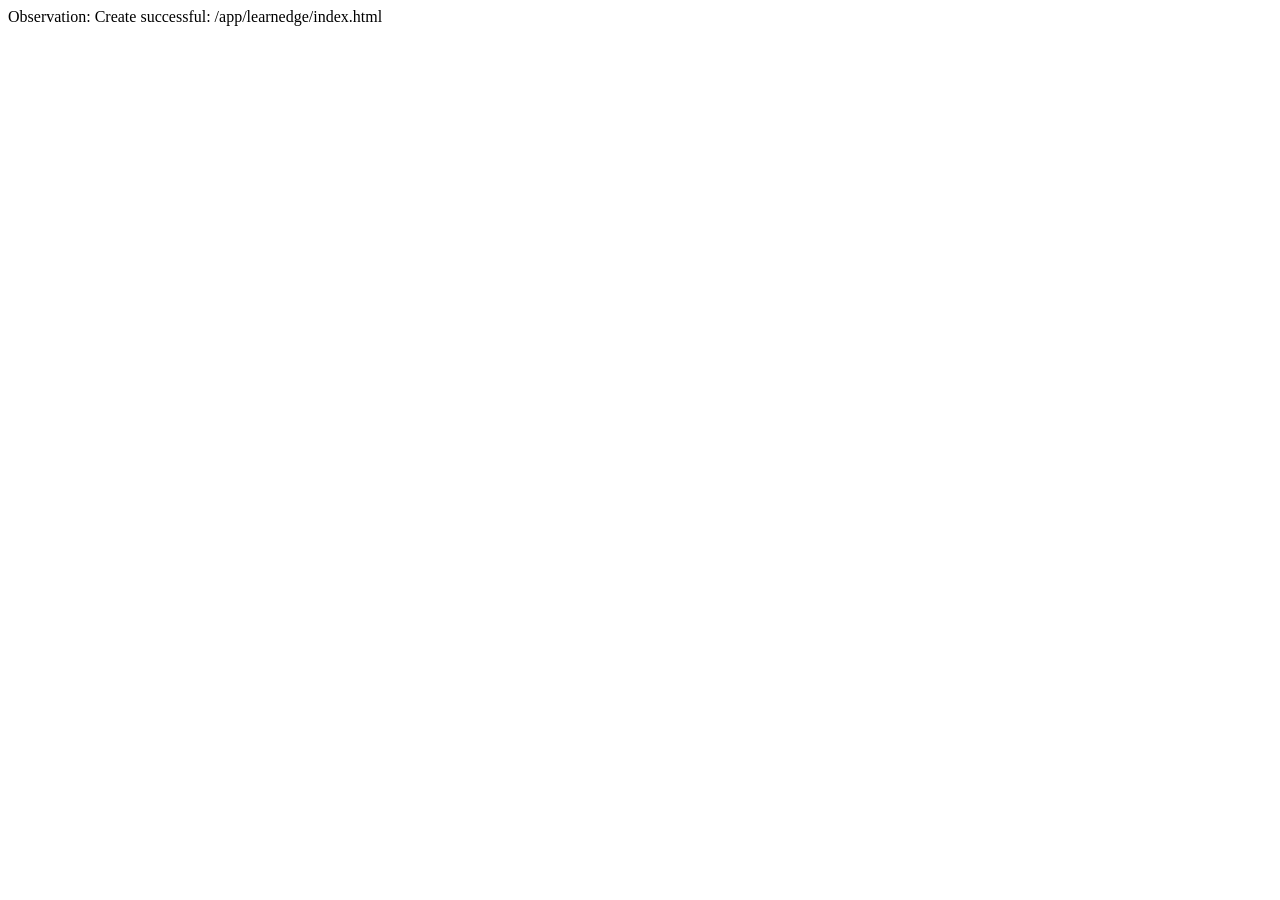
<file: index.html>
<!DOCTYPE html>
<html lang="en">
  <head>
    <meta charset="UTF-8" />
    <meta name="viewport" content="width=device-width, initial-scale=1.0" />
    <title>LearnEdge - Learn. Achieve. Succeed.</title>
  </head>
  <body>
    <div id="root"></div>
    <script type="module" src="/src/main.jsx"></script>
  </body>
</html>

Observation: Create successful: /app/learnedge/index.html
</file>
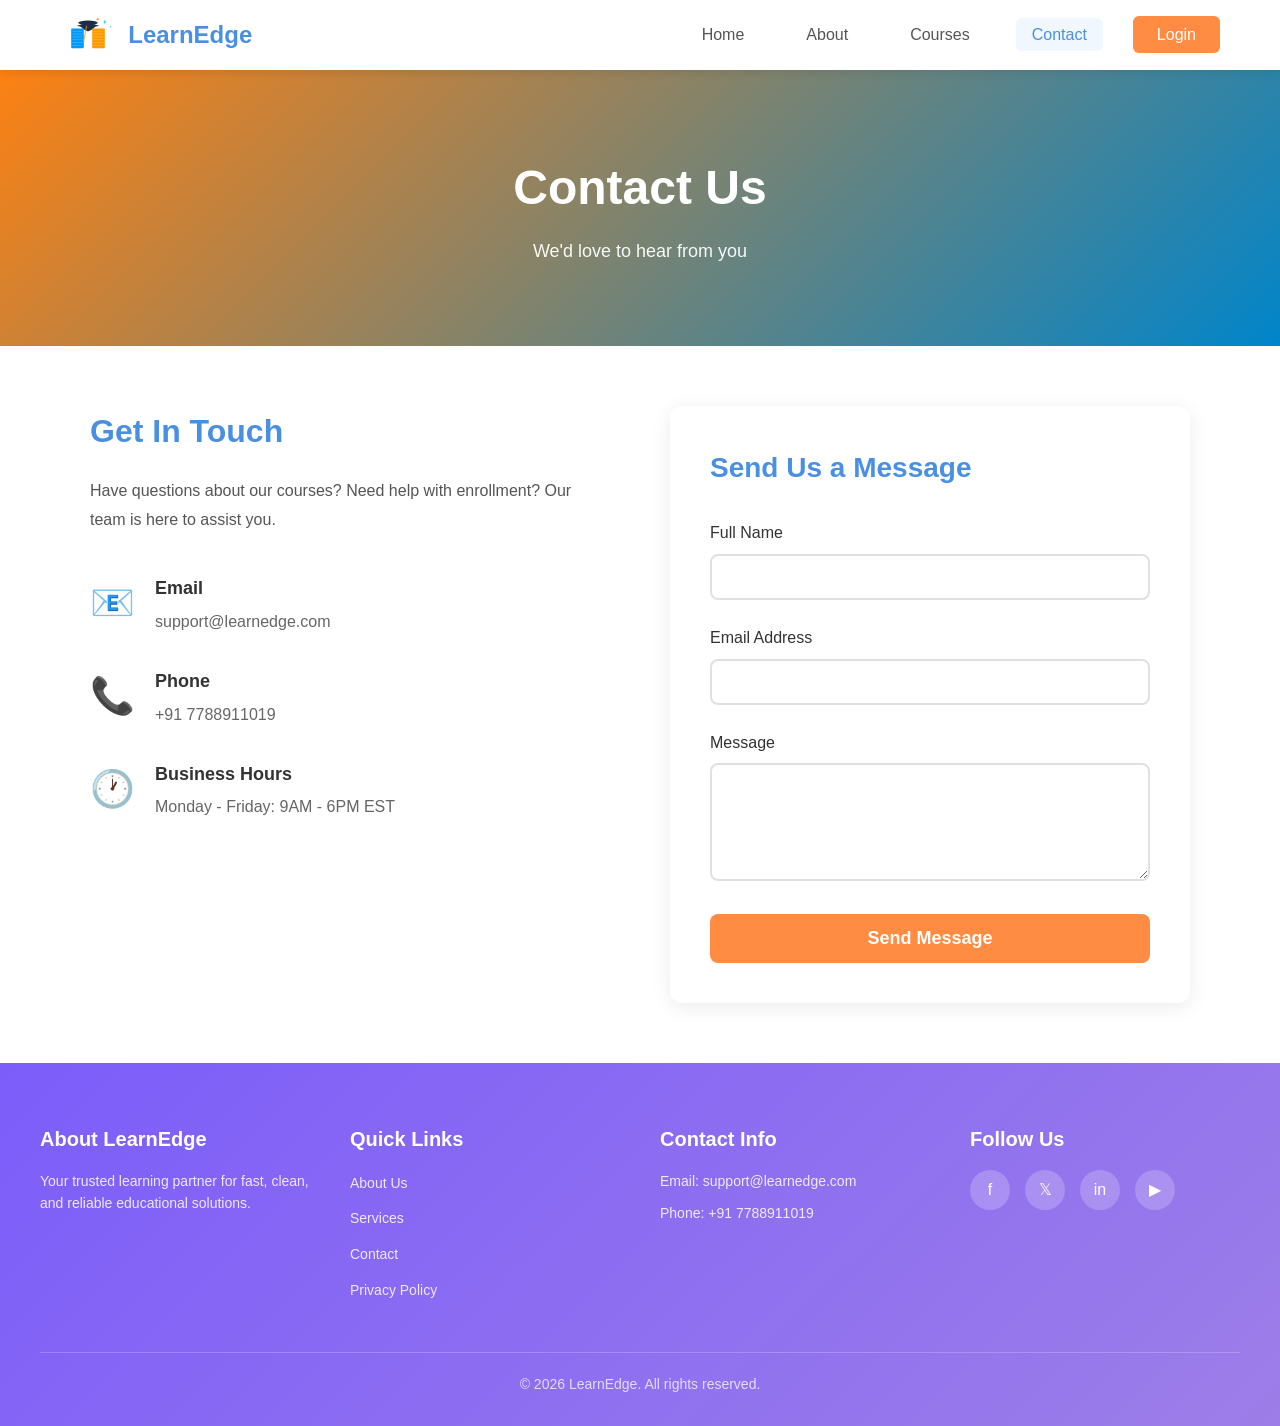
<file: contact.html>
<!DOCTYPE html>
<html lang="en">
<head>
    <meta charset="UTF-8">
    <meta name="viewport" content="width=device-width, initial-scale=1.0">
    <title>Contact Us - LearnEdge</title>
    <link rel="stylesheet" href="style.css">
</head>
<body>
    <nav class="navbar">
        <div class="nav-container">
            <div class="logo">
                <img src="logo.svg" alt="LearnEdge Logo" class="logo-img">
                <span>LearnEdge</span>
            </div>
            <ul class="nav-menu" id="navMenu">
                <li><a href="index.html">Home</a></li>
                <li><a href="about.html">About</a></li>
                <li><a href="courses.html">Courses</a></li>
                <li><a href="contact.html" class="active">Contact</a></li>
                <li><a href="login.html" class="btn-nav">Login</a></li>
            </ul>
            <div class="hamburger" id="hamburger">
                <span></span>
                <span></span>
                <span></span>
            </div>
        </div>
    </nav>

    <section class="page-header">
        <div class="container">
            <h1>Contact Us</h1>
            <p>We'd love to hear from you</p>
        </div>
    </section>

    <section class="contact-section">
        <div class="container">
            <div class="contact-content">
                <div class="contact-info">
                    <h2>Get In Touch</h2>
                    <p>Have questions about our courses? Need help with enrollment? Our team is here to assist you.</p>
                    
                    <div class="contact-details">
                        <div class="contact-item">
                            <div class="contact-icon">📧</div>
                            <div>
                                <h3>Email</h3>
                                <p>support@learnedge.com</p>
                            </div>
                        </div>
                        
                        <div class="contact-item">
                            <div class="contact-icon">📞</div>
                            <div>
                                <h3>Phone</h3>
                                <p>+91 7788911019</p>
                            </div>
                        </div>
                        
                        <div class="contact-item">
                            <div class="contact-icon">🕐</div>
                            <div>
                                <h3>Business Hours</h3>
                                <p>Monday - Friday: 9AM - 6PM EST</p>
                            </div>
                        </div>
                    </div>
                </div>

                <div class="contact-form-container">
                    <h2>Send Us a Message</h2>
                    <form id="contactForm" class="contact-form">
                        <div class="form-group">
                            <label for="name">Full Name</label>
                            <input type="text" id="name" name="name" required>
                        </div>
                        
                        <div class="form-group">
                            <label for="email">Email Address</label>
                            <input type="email" id="email" name="email" required>
                        </div>
                        
                        <div class="form-group">
                            <label for="message">Message</label>
                            <textarea id="message" name="message" rows="5" required></textarea>
                        </div>
                        
                        <button type="submit" class="btn-submit">Send Message</button>
                    </form>
                </div>
            </div>
        </div>
    </section>

    <footer class="footer">
        <div class="footer-container">
            <div class="footer-section">
                <h3>About LearnEdge</h3>
                <p>Your trusted learning partner for fast, clean, and reliable educational solutions.</p>
            </div>
            <div class="footer-section">
                <h3>Quick Links</h3>
                <ul>
                    <li><a href="about.html">About Us</a></li>
                    <li><a href="courses.html">Services</a></li>
                    <li><a href="contact.html">Contact</a></li>
                    <li><a href="#">Privacy Policy</a></li>
                </ul>
            </div>
            <div class="footer-section">
                <h3>Contact Info</h3>
                <p>Email: support@learnedge.com</p>
                <p>Phone: +91 7788911019</p>
            </div>
            <div class="footer-section">
                <h3>Follow Us</h3>
                <div class="social-links">
                    <a href="#" class="social-icon">f</a>
                    <a href="#" class="social-icon">𝕏</a>
                    <a href="#" class="social-icon">in</a>
                    <a href="#" class="social-icon">▶</a>
                </div>
            </div>
        </div>
        <div class="footer-bottom">
            <p>&copy; 2026 LearnEdge. All rights reserved.</p>
        </div>
    </footer>

    <script src="script.js"></script>
</body>
</html>
</file>
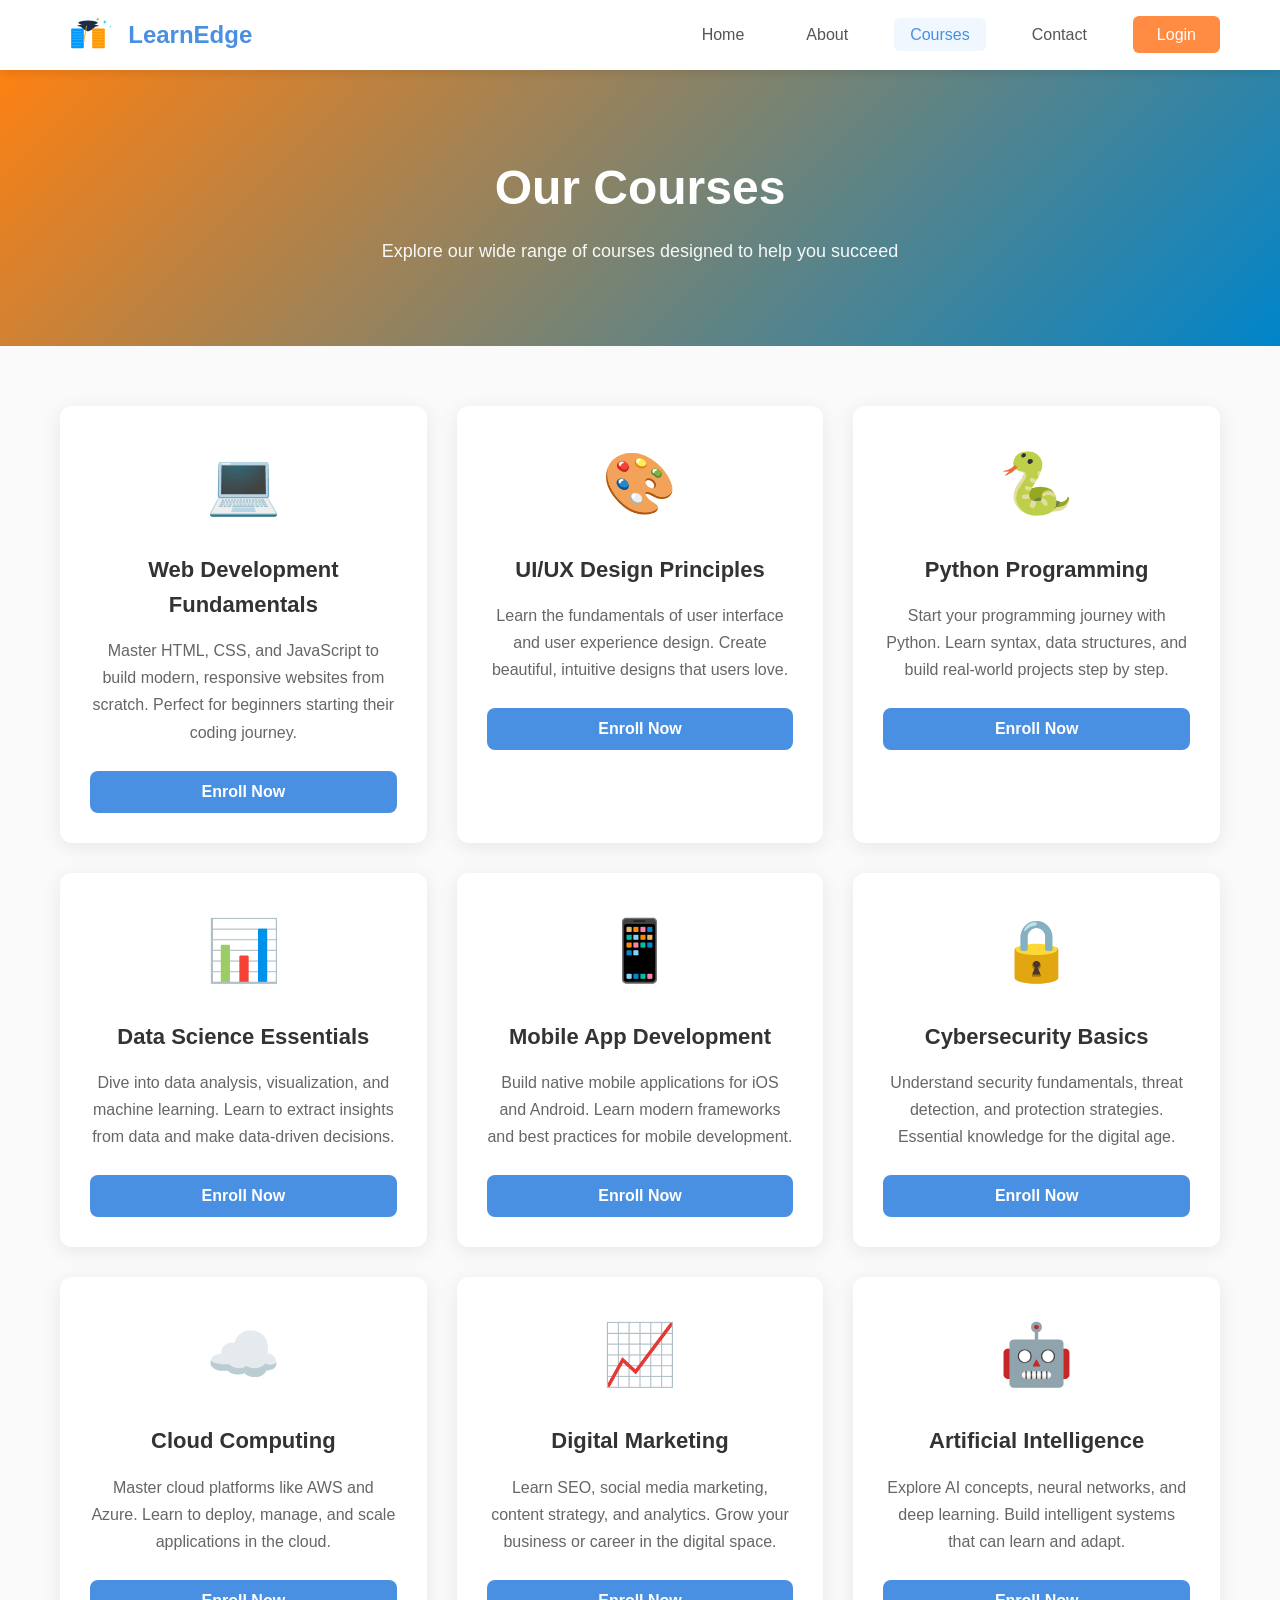
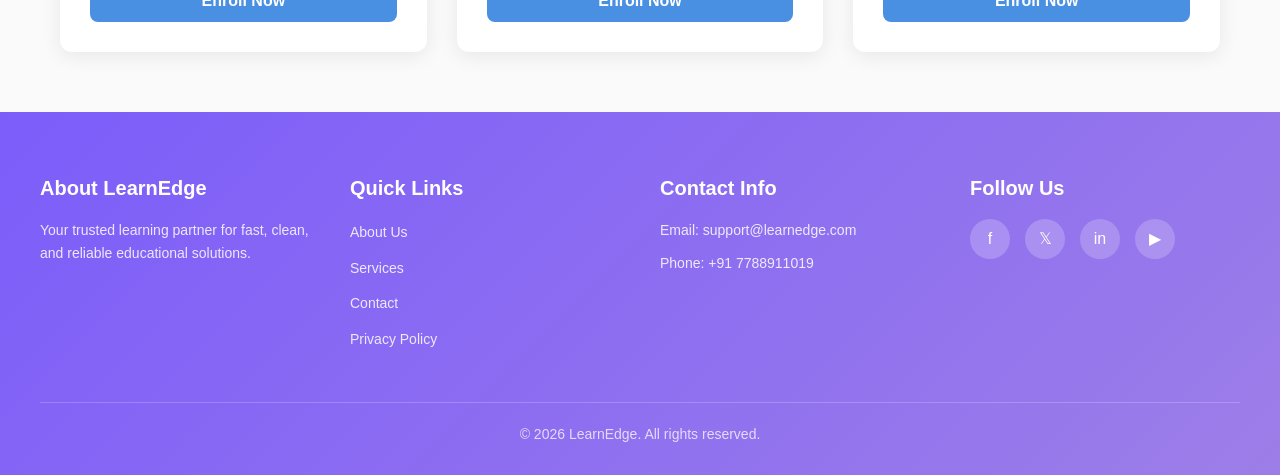
<file: courses.html>
<!DOCTYPE html>
<html lang="en">
<head>
    <meta charset="UTF-8">
    <meta name="viewport" content="width=device-width, initial-scale=1.0">
    <title>Courses - LearnEdge</title>
    <link rel="stylesheet" href="style.css">
</head>
<body>
    <nav class="navbar">
        <div class="nav-container">
            <div class="logo">
                <img src="logo.svg" alt="LearnEdge Logo" class="logo-img">
                <span>LearnEdge</span>
            </div>
            <ul class="nav-menu" id="navMenu">
                <li><a href="index.html">Home</a></li>
                <li><a href="about.html">About</a></li>
                <li><a href="courses.html" class="active">Courses</a></li>
                <li><a href="contact.html">Contact</a></li>
                <li><a href="login.html" class="btn-nav">Login</a></li>
            </ul>
            <div class="hamburger" id="hamburger">
                <span></span>
                <span></span>
                <span></span>
            </div>
        </div>
    </nav>

    <section class="page-header">
        <div class="container">
            <h1>Our Courses</h1>
            <p>Explore our wide range of courses designed to help you succeed</p>
        </div>
    </section>

    <section class="courses-section">
        <div class="container">
            <div class="courses-grid">
                <div class="course-card">
                    <div class="course-image">💻</div>
                    <h3>Web Development Fundamentals</h3>
                    <p>Master HTML, CSS, and JavaScript to build modern, responsive websites from scratch. Perfect for beginners starting their coding journey.</p>
                    <button class="btn-enroll" onclick="handleEnroll()">Enroll Now</button>
                </div>

                <div class="course-card">
                    <div class="course-image">🎨</div>
                    <h3>UI/UX Design Principles</h3>
                    <p>Learn the fundamentals of user interface and user experience design. Create beautiful, intuitive designs that users love.</p>
                    <button class="btn-enroll" onclick="handleEnroll()">Enroll Now</button>
                </div>

                <div class="course-card">
                    <div class="course-image">🐍</div>
                    <h3>Python Programming</h3>
                    <p>Start your programming journey with Python. Learn syntax, data structures, and build real-world projects step by step.</p>
                    <button class="btn-enroll" onclick="handleEnroll()">Enroll Now</button>
                </div>

                <div class="course-card">
                    <div class="course-image">📊</div>
                    <h3>Data Science Essentials</h3>
                    <p>Dive into data analysis, visualization, and machine learning. Learn to extract insights from data and make data-driven decisions.</p>
                    <button class="btn-enroll" onclick="handleEnroll()">Enroll Now</button>
                </div>

                <div class="course-card">
                    <div class="course-image">📱</div>
                    <h3>Mobile App Development</h3>
                    <p>Build native mobile applications for iOS and Android. Learn modern frameworks and best practices for mobile development.</p>
                    <button class="btn-enroll" onclick="handleEnroll()">Enroll Now</button>
                </div>

                <div class="course-card">
                    <div class="course-image">🔒</div>
                    <h3>Cybersecurity Basics</h3>
                    <p>Understand security fundamentals, threat detection, and protection strategies. Essential knowledge for the digital age.</p>
                    <button class="btn-enroll" onclick="handleEnroll()">Enroll Now</button>
                </div>

                <div class="course-card">
                    <div class="course-image">☁️</div>
                    <h3>Cloud Computing</h3>
                    <p>Master cloud platforms like AWS and Azure. Learn to deploy, manage, and scale applications in the cloud.</p>
                    <button class="btn-enroll" onclick="handleEnroll()">Enroll Now</button>
                </div>

                <div class="course-card">
                    <div class="course-image">📈</div>
                    <h3>Digital Marketing</h3>
                    <p>Learn SEO, social media marketing, content strategy, and analytics. Grow your business or career in the digital space.</p>
                    <button class="btn-enroll" onclick="handleEnroll()">Enroll Now</button>
                </div>

                <div class="course-card">
                    <div class="course-image">🤖</div>
                    <h3>Artificial Intelligence</h3>
                    <p>Explore AI concepts, neural networks, and deep learning. Build intelligent systems that can learn and adapt.</p>
                    <button class="btn-enroll" onclick="handleEnroll()">Enroll Now</button>
                </div>
            </div>
        </div>
    </section>

    <footer class="footer">
        <div class="footer-container">
            <div class="footer-section">
                <h3>About LearnEdge</h3>
                <p>Your trusted learning partner for fast, clean, and reliable educational solutions.</p>
            </div>
            <div class="footer-section">
                <h3>Quick Links</h3>
                <ul>
                    <li><a href="about.html">About Us</a></li>
                    <li><a href="courses.html">Services</a></li>
                    <li><a href="contact.html">Contact</a></li>
                    <li><a href="#">Privacy Policy</a></li>
                </ul>
            </div>
            <div class="footer-section">
                <h3>Contact Info</h3>
                <p>Email: support@learnedge.com</p>
                <p>Phone: +91 7788911019</p>
            </div>
            <div class="footer-section">
                <h3>Follow Us</h3>
                <div class="social-links">
                    <a href="#" class="social-icon">f</a>
                    <a href="#" class="social-icon">𝕏</a>
                    <a href="#" class="social-icon">in</a>
                    <a href="#" class="social-icon">▶</a>
                </div>
            </div>
        </div>
        <div class="footer-bottom">
            <p>&copy; 2026 LearnEdge. All rights reserved.</p>
        </div>
    </footer>

    <script src="script.js"></script>
</body>
</html>
</file>
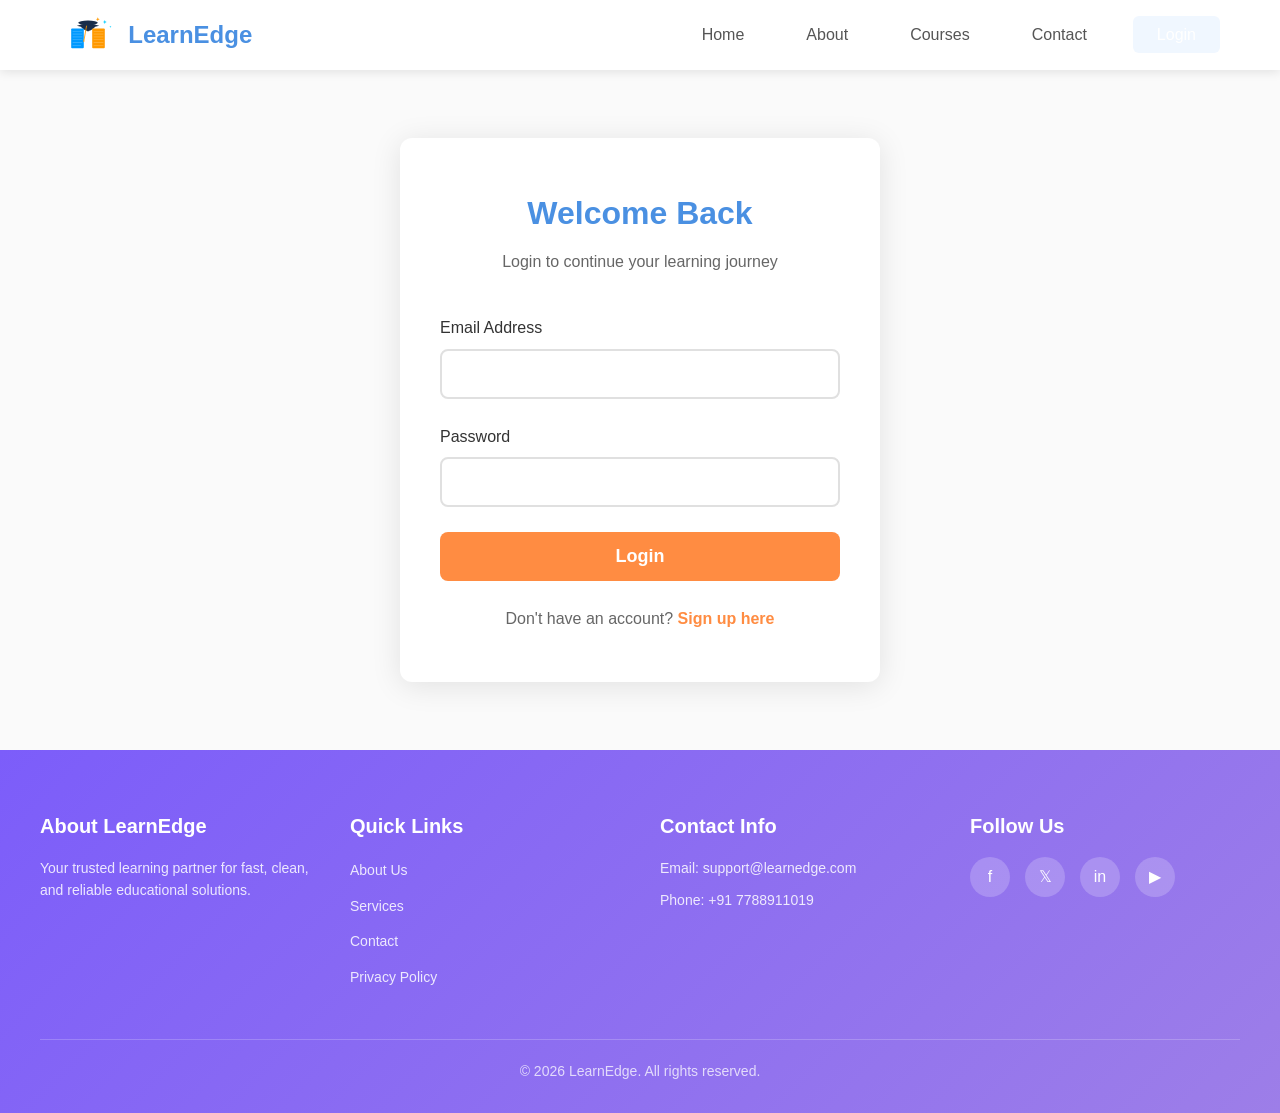
<file: login.html>
<!DOCTYPE html>
<html lang="en">
<head>
    <meta charset="UTF-8">
    <meta name="viewport" content="width=device-width, initial-scale=1.0">
    <title>Login - LearnEdge</title>
    <link rel="stylesheet" href="style.css">
</head>
<body>
    <nav class="navbar">
        <div class="nav-container">
            <div class="logo">
                <img src="logo.svg" alt="LearnEdge Logo" class="logo-img">
                <span>LearnEdge</span>
            </div>
            <ul class="nav-menu" id="navMenu">
                <li><a href="index.html">Home</a></li>
                <li><a href="about.html">About</a></li>
                <li><a href="courses.html">Courses</a></li>
                <li><a href="contact.html">Contact</a></li>
                <li><a href="login.html" class="btn-nav active">Login</a></li>
            </ul>
            <div class="hamburger" id="hamburger">
                <span></span>
                <span></span>
                <span></span>
            </div>
        </div>
    </nav>

    <section class="auth-section">
        <div class="auth-container">
            <div class="auth-box">
                <h1>Welcome Back</h1>
                <p class="auth-subtitle">Login to continue your learning journey</p>
                
                <form id="loginForm" class="auth-form">
                    <div class="form-group">
                        <label for="email">Email Address</label>
                        <input type="email" id="email" name="email" required>
                    </div>
                    
                    <div class="form-group">
                        <label for="password">Password</label>
                        <input type="password" id="password" name="password" required>
                    </div>
                    
                    <button type="submit" class="btn-submit">Login</button>
                </form>
                
                <p class="auth-footer">
                    Don't have an account? <a href="signup.html">Sign up here</a>
                </p>
            </div>
        </div>
    </section>

    <footer class="footer">
        <div class="footer-container">
            <div class="footer-section">
                <h3>About LearnEdge</h3>
                <p>Your trusted learning partner for fast, clean, and reliable educational solutions.</p>
            </div>
            <div class="footer-section">
                <h3>Quick Links</h3>
                <ul>
                    <li><a href="about.html">About Us</a></li>
                    <li><a href="courses.html">Services</a></li>
                    <li><a href="contact.html">Contact</a></li>
                    <li><a href="#">Privacy Policy</a></li>
                </ul>
            </div>
            <div class="footer-section">
                <h3>Contact Info</h3>
                <p>Email: support@learnedge.com</p>
                <p>Phone: +91 7788911019</p>
            </div>
            <div class="footer-section">
                <h3>Follow Us</h3>
                <div class="social-links">
                    <a href="#" class="social-icon">f</a>
                    <a href="#" class="social-icon">𝕏</a>
                    <a href="#" class="social-icon">in</a>
                    <a href="#" class="social-icon">▶</a>
                </div>
            </div>
        </div>
        <div class="footer-bottom">
            <p>&copy; 2026 LearnEdge. All rights reserved.</p>
        </div>
    </footer>

    <script src="script.js"></script>
</body>
</html>
</file>
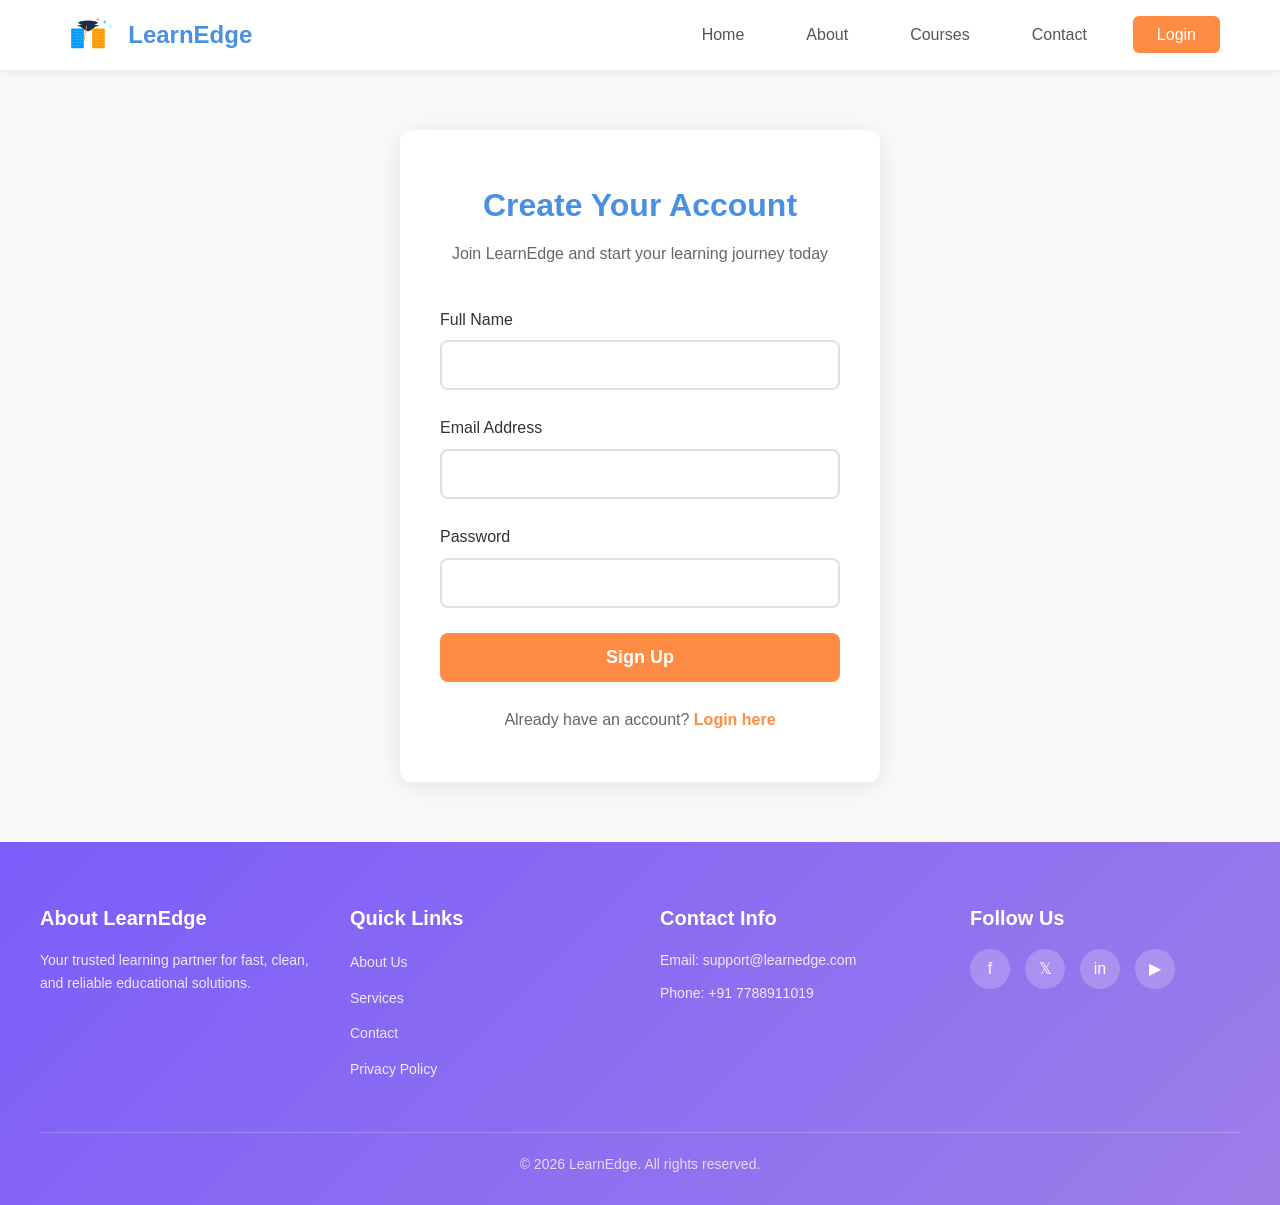
<file: signup.html>
<!DOCTYPE html>
<html lang="en">
<head>
    <meta charset="UTF-8">
    <meta name="viewport" content="width=device-width, initial-scale=1.0">
    <title>Sign Up - LearnEdge</title>
    <link rel="stylesheet" href="style.css">
</head>
<body>
    <nav class="navbar">
        <div class="nav-container">
            <div class="logo">
                <img src="logo.svg" alt="LearnEdge Logo" class="logo-img">
                <span>LearnEdge</span>
            </div>
            <ul class="nav-menu" id="navMenu">
                <li><a href="index.html">Home</a></li>
                <li><a href="about.html">About</a></li>
                <li><a href="courses.html">Courses</a></li>
                <li><a href="contact.html">Contact</a></li>
                <li><a href="login.html" class="btn-nav">Login</a></li>
            </ul>
            <div class="hamburger" id="hamburger">
                <span></span>
                <span></span>
                <span></span>
            </div>
        </div>
    </nav>

    <section class="auth-section">
        <div class="auth-container">
            <div class="auth-box">
                <h1>Create Your Account</h1>
                <p class="auth-subtitle">Join LearnEdge and start your learning journey today</p>
                
                <form id="signupForm" class="auth-form">
                    <div class="form-group">
                        <label for="fullname">Full Name</label>
                        <input type="text" id="fullname" name="fullname" required>
                    </div>
                    
                    <div class="form-group">
                        <label for="email">Email Address</label>
                        <input type="email" id="email" name="email" required>
                    </div>
                    
                    <div class="form-group">
                        <label for="password">Password</label>
                        <input type="password" id="password" name="password" required>
                    </div>
                    
                    <button type="submit" class="btn-submit">Sign Up</button>
                </form>
                
                <p class="auth-footer">
                    Already have an account? <a href="login.html">Login here</a>
                </p>
            </div>
        </div>
    </section>

    <footer class="footer">
        <div class="footer-container">
            <div class="footer-section">
                <h3>About LearnEdge</h3>
                <p>Your trusted learning partner for fast, clean, and reliable educational solutions.</p>
            </div>
            <div class="footer-section">
                <h3>Quick Links</h3>
                <ul>
                    <li><a href="about.html">About Us</a></li>
                    <li><a href="courses.html">Services</a></li>
                    <li><a href="contact.html">Contact</a></li>
                    <li><a href="#">Privacy Policy</a></li>
                </ul>
            </div>
            <div class="footer-section">
                <h3>Contact Info</h3>
                <p>Email: support@learnedge.com</p>
                <p>Phone: +91 7788911019</p>
            </div>
            <div class="footer-section">
                <h3>Follow Us</h3>
                <div class="social-links">
                    <a href="#" class="social-icon">f</a>
                    <a href="#" class="social-icon">𝕏</a>
                    <a href="#" class="social-icon">in</a>
                    <a href="#" class="social-icon">▶</a>
                </div>
            </div>
        </div>
        <div class="footer-bottom">
            <p>&copy; 2026 LearnEdge. All rights reserved.</p>
        </div>
    </footer>

    <script src="script.js"></script>
</body>
</html>
</file>
<file: style.css>
* {
    margin: 0;
    padding: 0;
    box-sizing: border-box;
}

html {
    margin: 0;
    padding: 0;
    width: 100%;
    overflow-x: hidden;
}

body {
    font-family: 'Segoe UI', Tahoma, Geneva, Verdana, sans-serif;
    line-height: 1.6;
    color: #333;
    background-color: #ffffff;
    margin: 0;
    padding: 0;
}

.container {
    max-width: 1200px;
    margin: 0 auto;
    padding: 0 20px;
}

.navbar {
    background-color: #ffffff;
    box-shadow: 0 2px 10px rgba(0, 0, 0, 0.1);
    position: sticky;
    top: 0;
    z-index: 1000;
}

.nav-container {
    max-width: 1200px;
    margin: 0 auto;
    padding: 0 20px;
    display: flex;
    justify-content: space-between;
    align-items: center;
    height: 70px;
}

.logo {
    font-size: 1.5rem;
    font-weight: bold;
    color: #4A90E2;
    display: flex;
    align-items: center;
    gap: 12px;
}

.logo-img {
    height: 45px;
    width: auto;
}

.nav-menu {
    display: flex;
    list-style: none;
    gap: 30px;
    align-items: center;
}

.nav-menu a {
    text-decoration: none;
    color: #555;
    font-weight: 500;
    padding: 8px 16px;
    border-radius: 6px;
}

.nav-menu a:hover {
    color: #4A90E2;
    background-color: #f0f7ff;
}

.nav-menu a.active {
    color: #4A90E2;
    background-color: #f0f7ff;
}

.btn-nav {
    background-color: #FF8C42;
    color: #ffffff !important;
    padding: 10px 24px !important;
    border-radius: 8px;
}

.btn-nav:hover {
    background-color: #ff7829 !important;
    transform: translateY(-2px);
}

.hamburger {
    display: none;
    flex-direction: column;
    cursor: pointer;
    gap: 5px;
}

.hamburger span {
    width: 25px;
    height: 3px;
    background-color: #4A90E2;
    border-radius: 3px;
}

.hero {
      height: 80vh;
    display: flex;
    justify-content: center;
    align-items: center;
    background-image: url("https://images.unsplash.com/photo-1519389950473-47ba0277781c?crop=entropy&cs=tinysrgb&fit=max&fm=webp&ixid=M3wzNjAzNTV8MHwxfHJhbmRvbXx8fHx8fHx8fDE3MjA2Mjg1NzJ8&ixlib=rb-4.0.3&q=80&w=2832");
    background-size: cover;
    background-position: center;
    background-attachment: fixed;
    color: #ffffff;
    padding: 120px 20px;
    text-align: center;
}

.hero-content h1 {
    font-size: 56px;
    margin-bottom: 20px;
    font-weight: 700;
}

.hero-content p {
    font-size: 20px;
    margin-bottom: 40px;
    max-width: 700px;
    margin-left: auto;
    margin-right: auto;
    opacity: 0.95;
}

.btn-primary {
    display: inline-block;
    background-color: #FF8C42;
    color: #ffffff;
    padding: 16px 40px;
    text-decoration: none;
    border-radius: 10px;
    font-size: 18px;
    font-weight: 600;
    box-shadow: 0 4px 15px rgba(255, 140, 66, 0.3);
}

.btn-primary:hover {
    background-color: #ff7829;
    transform: translateY(-3px);
    box-shadow: 0 6px 20px rgba(255, 140, 66, 0.4);
}

.features {
    padding: 80px 20px;
    background-color: #fafafa;
}

.section-title {
    text-align: center;
    font-size: 42px;
    margin-bottom: 60px;
    color: #333;
}

.features-grid {
    display: grid;
    grid-template-columns: repeat(auto-fit, minmax(300px, 1fr));
    gap: 40px;
}

.feature-card {
    background-color: #ffffff;
    padding: 40px;
    border-radius: 12px;
    text-align: center;
    box-shadow: 0 4px 20px rgba(0, 0, 0, 0.08);
}

.feature-card:hover {
    transform: translateY(-5px);
    box-shadow: 0 8px 30px rgba(74, 144, 226, 0.15);
}

.feature-icon {
    font-size: 50px;
    margin-bottom: 20px;
}

.feature-card h3 {
    font-size: 24px;
    margin-bottom: 15px;
    color: #4A90E2;
}

.feature-card p {
    color: #666;
    line-height: 1.8;
}

.cta-section {
    background: linear-gradient(135deg, #FF8C42 0%, #FFA366 100%);
    color: #ffffff;
    padding: 80px 20px;
    text-align: center;
}

.cta-section h2 {
    font-size: 40px;
    margin-bottom: 20px;
}

.cta-section p {
    font-size: 18px;
    margin-bottom: 30px;
    opacity: 0.95;
}

.btn-secondary {
    display: inline-block;
    background-color: #ffffff;
    color: #FF8C42;
    padding: 16px 40px;
    text-decoration: none;
    border-radius: 10px;
    font-size: 18px;
    font-weight: 600;
    box-shadow: 0 4px 15px rgba(0, 0, 0, 0.1);
}

.btn-secondary:hover {
    transform: translateY(-3px);
    box-shadow: 0 6px 20px rgba(0, 0, 0, 0.15);
}

.footer {
    background: linear-gradient(135deg, #7c5dfa 0%, #9d7ee8 100%);
    color: #ffffff;
    padding: 60px 20px 30px;
    width: 100vw;
    position: relative;
    left: 50%;
    right: 50%;
    margin-left: -50vw;
    margin-right: -50vw;
}

.footer-container {
    max-width: 1200px;
    margin: 0 auto;
    display: grid;
    grid-template-columns: repeat(auto-fit, minmax(250px, 1fr));
    gap: 40px;
    margin-bottom: 40px;
}

.footer-section h3 {
    font-size: 20px;
    margin-bottom: 15px;
    font-weight: 600;
}

.footer-section p {
    color: rgba(255, 255, 255, 0.85);
    line-height: 1.6;
    margin-bottom: 10px;
    font-size: 14px;
}

.footer-section ul {
    list-style: none;
}

.footer-section ul li {
    margin-bottom: 10px;
}

.footer-section ul li a {
    color: rgba(255, 255, 255, 0.85);
    text-decoration: none;
    transition: color 0.3s ease;
    font-size: 14px;
}

.footer-section ul li a:hover {
    color: #ffffff;
}

.social-links {
    display: flex;
    gap: 15px;
    margin-top: 15px;
}

.social-icon {
    display: inline-flex;
    align-items: center;
    justify-content: center;
    width: 40px;
    height: 40px;
    background-color: rgba(255, 255, 255, 0.2);
    color: #ffffff;
    border-radius: 50%;
    text-decoration: none;
    font-size: 16px;
    transition: background-color 0.3s ease, transform 0.3s ease;
}

.social-icon:hover {
    background-color: rgba(255, 255, 255, 0.4);
    transform: translateY(-3px);
}

.footer-bottom {
    border-top: 1px solid rgba(255, 255, 255, 0.2);
    padding-top: 20px;
    text-align: center;
    color: rgba(255, 255, 255, 0.75);
    font-size: 14px;
    max-width: 1200px;
    margin: 0 auto;
}

.page-header {
    background: linear-gradient(135deg, #FD8112 0%, #0085CA 100%);
    color: #ffffff;
    padding: 80px 20px;
    text-align: center;
}

.page-header h1 {
    font-size: 48px;
    margin-bottom: 10px;
}

.page-header p {
    font-size: 18px;
    opacity: 0.95;
}

.content-section {
    padding: 60px 20px;
}

.content-box {
    background-color: #ffffff;
    padding: 40px;
    margin-bottom: 30px;
    border-radius: 12px;
    box-shadow: 0 2px 15px rgba(0, 0, 0, 0.08);
}

.content-box h2 {
    color: #4A90E2;
    font-size: 32px;
    margin-bottom: 20px;
}

.content-box p {
    color: #555;
    line-height: 1.8;
    margin-bottom: 15px;
}

.mission-cards {
    display: grid;
    grid-template-columns: repeat(auto-fit, minmax(300px, 1fr));
    gap: 30px;
    margin-top: 30px;
}

.mission-card {
    background-color: #1a1a1a;
    color: #ffffff;
    padding: 40px;
    border-radius: 16px;
    text-align: center;
    transition: transform 0.3s ease, box-shadow 0.3s ease;
    box-shadow: 0 8px 25px rgba(0, 0, 0, 0.2);
}

.mission-card:hover {
    transform: translateY(-8px);
    box-shadow: 0 15px 40px rgba(0, 0, 0, 0.3);
}

.mission-card h3 {
    font-size: 24px;
    margin-bottom: 15px;
    font-weight: 600;
    color: #ffffff;
}

.mission-card p {
    font-size: 16px;
    line-height: 1.6;
    margin-bottom: 25px;
    color: rgba(255, 255, 255, 0.85);
}

.mission-card-image {
    font-size: 60px;
    margin-top: 25px;
}

.features-section {
    padding: 80px 20px;
    background-color: #ffffff;
}

.features-section h2 {
    text-align: center;
    font-size: 48px;
    margin-bottom: 80px;
    color: #1a1a1a;
    font-weight: 700;
}

.feature-item {
    display: grid;
    grid-template-columns: 1fr 1fr;
    gap: 60px;
    align-items: center;
    margin-bottom: 100px;
    max-width: 1200px;
    margin-left: auto;
    margin-right: auto;
}

.feature-image {
    overflow: hidden;
}

.feature-image img {
    width: 100%;
    height: 300px;
    object-fit: cover;
    border-radius: 16px;
    box-shadow: 0 10px 40px rgba(0, 0, 0, 0.1);
    transition: transform 0.3s ease;
}

.feature-image img:hover {
    transform: scale(1.05);
}

.feature-text h3 {
    font-size: 32px;
    color: #1a1a1a;
    margin-bottom: 20px;
    font-weight: 700;
}

.feature-text p {
    font-size: 18px;
    color: #666;
    line-height: 1.8;
}

.feature-item-2,
.feature-item-4 {
    grid-template-columns: 1fr 1fr;
}

.feature-item-2 .feature-text,
.feature-item-4 .feature-text {
    order: 1;
}

.feature-item-2 .feature-image,
.feature-item-4 .feature-image {
    order: 2;
}

@media (max-width: 768px) {
    .features-section {
        padding: 60px 20px;
    }

    .features-section h2 {
        font-size: 36px;
        margin-bottom: 60px;
    }

    .feature-item {
        grid-template-columns: 1fr;
        gap: 30px;
        margin-bottom: 60px;
    }

    .feature-item-2,
    .feature-item-4 {
        grid-template-columns: 1fr;
    }

    .feature-image img {
        height: 250px;
    }

    .feature-text h3 {
        font-size: 24px;
    }

    .feature-text p {
        font-size: 16px;
    }
}

.benefits-list {
    list-style: none;
    margin-top: 20px;
}

.benefits-list li {
    padding: 15px 0;
    border-bottom: 1px solid #eee;
    color: #555;
    line-height: 1.8;
}

.benefits-list li:last-child {
    border-bottom: none;
}

.benefits-list strong {
    color: #FF8C42;
}

.courses-section {
    padding: 60px 20px;
    background-color: #fafafa;
}

.courses-grid {
    display: grid;
    grid-template-columns: repeat(auto-fill, minmax(320px, 1fr));
    gap: 30px;
}

.course-card {
    background-color: #ffffff;
    padding: 30px;
    border-radius: 12px;
    box-shadow: 0 4px 20px rgba(0, 0, 0, 0.08);
    text-align: center;
}

.course-card:hover {
    transform: translateY(-5px);
    box-shadow: 0 8px 30px rgba(74, 144, 226, 0.15);
}

.course-image {
    font-size: 60px;
    margin-bottom: 20px;
}

.course-card h3 {
    font-size: 22px;
    margin-bottom: 15px;
    color: #333;
}

.course-card p {
    color: #666;
    line-height: 1.7;
    margin-bottom: 25px;
}

.btn-enroll {
    background-color: #4A90E2;
    color: #ffffff;
    border: none;
    padding: 12px 30px;
    border-radius: 8px;
    font-size: 16px;
    font-weight: 600;
    cursor: pointer;
    width: 100%;
}

.btn-enroll:hover {
    background-color: #3a7bc8;
    transform: translateY(-2px);
}

.contact-section {
    padding: 60px 20px;
}

.contact-content {
    display: grid;
    grid-template-columns: 1fr 1fr;
    gap: 60px;
    max-width: 1100px;
    margin: 0 auto;
}

.contact-info h2 {
    color: #4A90E2;
    font-size: 32px;
    margin-bottom: 20px;
}

.contact-info p {
    color: #555;
    line-height: 1.8;
    margin-bottom: 30px;
}

.contact-details {
    margin-top: 40px;
}

.contact-item {
    display: flex;
    gap: 20px;
    margin-bottom: 30px;
}

.contact-icon {
    font-size: 36px;
}

.contact-item h3 {
    color: #333;
    margin-bottom: 5px;
    font-size: 18px;
}

.contact-item p {
    color: #666;
    margin: 0;
}

.contact-form-container {
    background-color: #ffffff;
    padding: 40px;
    border-radius: 12px;
    box-shadow: 0 4px 20px rgba(0, 0, 0, 0.08);
}

.contact-form-container h2 {
    color: #4A90E2;
    font-size: 28px;
    margin-bottom: 30px;
}

.contact-form .form-group {
    margin-bottom: 25px;
}

.contact-form label {
    display: block;
    margin-bottom: 8px;
    color: #333;
    font-weight: 500;
}

.contact-form input,
.contact-form textarea {
    width: 100%;
    padding: 12px 16px;
    border: 2px solid #e0e0e0;
    border-radius: 8px;
    font-size: 16px;
    font-family: inherit;
}

.contact-form input:focus,
.contact-form textarea:focus {
    outline: none;
    border-color: #4A90E2;
}

.contact-form textarea {
    resize: vertical;
}

.btn-submit {
    background-color: #FF8C42;
    color: #ffffff;
    border: none;
    padding: 14px 40px;
    border-radius: 8px;
    font-size: 18px;
    font-weight: 600;
    cursor: pointer;
    width: 100%;
}

.btn-submit:hover {
    background-color: #ff7829;
    transform: translateY(-2px);
}

.auth-section {
    min-height: calc(100vh - 220px);
    display: flex;
    align-items: center;
    justify-content: center;
    padding: 60px 20px;
    background-color: #fafafa;
}

.auth-container {
    width: 100%;
    max-width: 480px;
}

.auth-box {
    background-color: #ffffff;
    padding: 50px 40px;
    border-radius: 12px;
    box-shadow: 0 4px 30px rgba(0, 0, 0, 0.1);
}

.auth-box h1 {
    color: #4A90E2;
    font-size: 32px;
    margin-bottom: 10px;
    text-align: center;
}

.auth-subtitle {
    text-align: center;
    color: #666;
    margin-bottom: 40px;
}

.auth-form .form-group {
    margin-bottom: 25px;
}

.auth-form label {
    display: block;
    margin-bottom: 8px;
    color: #333;
    font-weight: 500;
}

.auth-form input {
    width: 100%;
    padding: 14px 16px;
    border: 2px solid #e0e0e0;
    border-radius: 8px;
    font-size: 16px;
    font-family: inherit;
}

.auth-form input:focus {
    outline: none;
    border-color: #4A90E2;
}

.auth-footer {
    text-align: center;
    margin-top: 25px;
    color: #666;
}

.auth-footer a {
    color: #FF8C42;
    text-decoration: none;
    font-weight: 600;
}

.auth-footer a:hover {
    text-decoration: underline;
}

@media (max-width: 768px) {
    .nav-menu {
        position: fixed;
        left: -100%;
        top: 70px;
        flex-direction: column;
        background-color: #ffffff;
        width: 100%;
        text-align: center;
        box-shadow: 0 10px 27px rgba(0, 0, 0, 0.05);
        padding: 20px 0;
        gap: 0;
    }

    .nav-menu.active {
        left: 0;
    }

    .nav-menu li {
        margin: 10px 0;
    }

    .hamburger {
        display: flex;
    }

    .hero-content h1 {
        font-size: 36px;
    }

    .hero-content p {
        font-size: 18px;
    }

    .section-title {
        font-size: 32px;
    }

    .features-grid {
        grid-template-columns: 1fr;
    }

    .courses-grid {
        grid-template-columns: 1fr;
    }

    .contact-content {
        grid-template-columns: 1fr;
        gap: 40px;
    }

    .auth-box {
        padding: 40px 30px;
    }

    .page-header h1 {
        font-size: 36px;
    }

    .cta-section h2 {
        font-size: 32px;
    }
}

@media (max-width: 480px) {
    .hero-content h1 {
        font-size: 28px;
    }

    .btn-primary {
        padding: 14px 30px;
        font-size: 16px;
    }

    .auth-box {
        padding: 30px 20px;
    }
}
</file>
